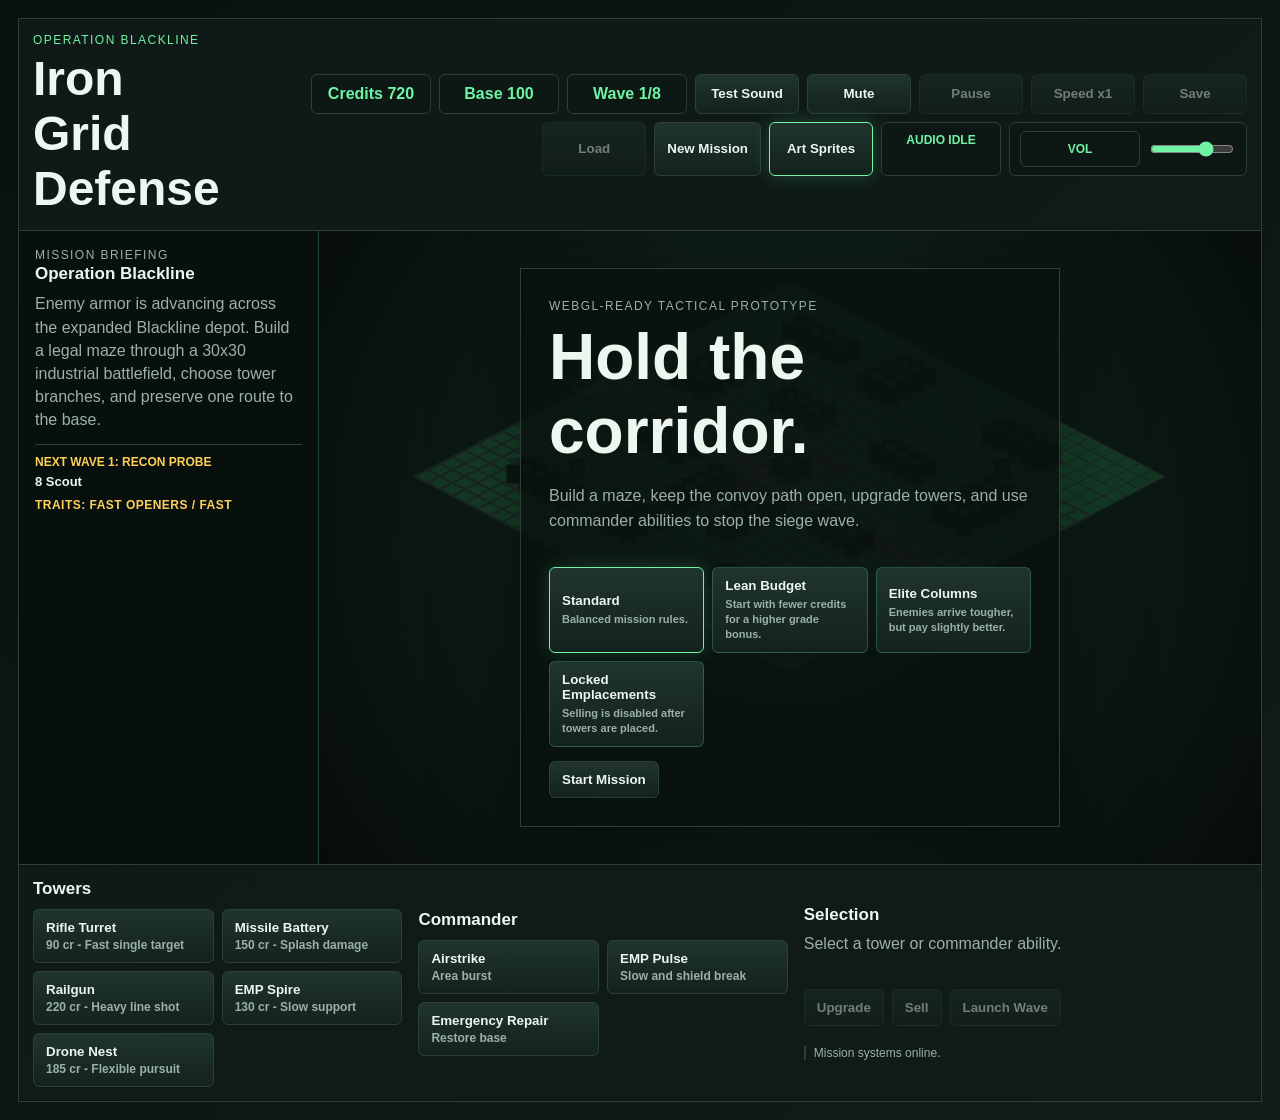
<file: docs/index.html>
<!doctype html>
<html lang="en">
<head>
  <meta charset="utf-8">
  <meta name="viewport" content="width=device-width, initial-scale=1">
  <title>Iron Grid Defense</title>
  <link rel="stylesheet" href="styles.css">
</head>
<body>
  <main class="shell">
    <section class="command-bar">
      <div>
        <p class="eyebrow">Operation Blackline</p>
        <h1>Iron Grid Defense</h1>
      </div>
      <div class="status-row">
        <span id="credits">Credits 0</span>
        <span id="base">Base 100</span>
        <span id="wave">Wave 0/0</span>
        <button id="soundToggle" class="sound-toggle">Test Sound</button>
        <button id="muteToggle" class="sound-toggle">Mute</button>
        <button id="pauseToggle" class="sound-toggle">Pause</button>
        <button id="speedToggle" class="sound-toggle">Speed x1</button>
        <button id="saveGame" class="sound-toggle">Save</button>
        <button id="loadGame" class="sound-toggle">Load</button>
        <button id="resetGame" class="sound-toggle">New Mission</button>
        <button id="artTheme" class="sound-toggle">Art Sprites</button>
        <span id="audioStatus" class="audio-status">Audio idle</span>
        <label class="volume-control" for="volume">
          <span>Vol</span>
          <input id="volume" type="range" min="0" max="100" value="70">
        </label>
      </div>
    </section>

    <section class="battlefield-layout">
      <aside class="mission-panel">
        <p class="eyebrow">Mission Briefing</p>
        <h2 id="missionName">Operation Blackline</h2>
        <p id="missionBriefing">Build a maze and hold the corridor.</p>
        <div class="wave-preview">
          <span id="waveName">Wave preview unavailable</span>
          <strong id="waveComposition">No wave loaded</strong>
          <span id="waveTraits" class="wave-traits">No enemy traits loaded</span>
        </div>
      </aside>
      <div class="game-frame">
        <canvas id="game" width="1280" height="860" aria-label="Tower defense battlefield"></canvas>
        <div id="battleBanner" class="battle-banner" aria-live="polite"></div>
        <div id="pauseOverlay" class="pause-overlay hidden">
          <div>
            <p class="eyebrow">Paused</p>
            <h2>Orders held.</h2>
          </div>
        </div>
        <div id="overlay" class="overlay">
          <div class="overlay-panel">
            <p class="eyebrow">WebGL-ready tactical prototype</p>
            <h2 id="overlayTitle">Hold the corridor.</h2>
            <p id="overlayText">Build a maze, keep the convoy path open, upgrade towers, and use commander abilities to stop the siege wave.</p>
            <div id="resultStats" class="result-stats" aria-live="polite"></div>
            <div id="challengeModes" class="challenge-modes" aria-label="Challenge modes"></div>
            <button id="start">Start Mission</button>
          </div>
        </div>
      </div>
    </section>

    <section class="hud">
      <div>
        <h2>Towers</h2>
        <div id="towerButtons" class="button-grid"></div>
      </div>
      <div>
        <h2>Commander</h2>
        <div id="abilityButtons" class="button-grid"></div>
      </div>
      <div class="orders">
        <h2>Selection</h2>
        <p id="selection">Select a tower or commander ability.</p>
        <div id="towerDetails" class="tower-details" aria-live="polite"></div>
        <div class="order-buttons">
          <button id="upgrade" disabled>Upgrade</button>
          <button id="sell" disabled>Sell</button>
          <button id="nextWave">Launch Wave</button>
        </div>
        <div id="upgradeChoices" class="upgrade-choices"></div>
        <div id="combatLog" class="combat-log"></div>
      </div>
    </section>
    <section id="debugPanel" class="debug-panel" hidden>
      <button id="debugCredits">+500 Credits</button>
      <button id="debugWave">Skip Wave</button>
      <button id="debugSaveClear">Clear Save</button>
    </section>
  </main>
  <script type="module" src="game.js"></script>
</body>
</html>
</file>
<file: docs/styles.css>
:root {
  --bg: #09110f;
  --panel: #111b19;
  --panel-2: #172520;
  --line: #2a4037;
  --text: #edf6ef;
  --muted: #9bb1a6;
  --accent: #6ff3a4;
  --warn: #ffcf5a;
  --danger: #ff6f5f;
  --steel: #8fb0bb;
}

* {
  box-sizing: border-box;
}

html,
body {
  margin: 0;
  min-height: 100%;
  background:
    linear-gradient(140deg, rgba(9, 17, 15, 0.96), rgba(15, 28, 24, 0.94)),
    repeating-linear-gradient(90deg, rgba(111, 243, 164, 0.045) 0 1px, transparent 1px 72px);
  color: var(--text);
  font-family: "Trebuchet MS", "Segoe UI", sans-serif;
}

button {
  border: 1px solid var(--line);
  background: linear-gradient(180deg, #20342e, #13221e);
  color: var(--text);
  padding: 10px 12px;
  border-radius: 6px;
  font-weight: 700;
  cursor: pointer;
}

button:hover:not(:disabled),
button.active {
  border-color: var(--accent);
  box-shadow: 0 0 18px rgba(111, 243, 164, 0.2);
}

button:disabled {
  cursor: not-allowed;
  opacity: 0.45;
}

.shell {
  width: min(1760px, 100%);
  margin: 0 auto;
  padding: 18px;
}

.command-bar,
.hud {
  display: grid;
  grid-template-columns: 1fr auto;
  gap: 16px;
  align-items: center;
  border: 1px solid var(--line);
  background: rgba(17, 27, 25, 0.88);
  padding: 14px;
}

.command-bar {
  border-bottom: 0;
}

.hud {
  grid-template-columns: 1fr 1fr 1.2fr;
  border-top: 0;
}

.eyebrow {
  margin: 0 0 4px;
  color: var(--accent);
  text-transform: uppercase;
  letter-spacing: 0.12em;
  font-size: 12px;
}

h1,
h2 {
  margin: 0;
  letter-spacing: 0;
}

h1 {
  font-size: clamp(28px, 4vw, 48px);
}

h2 {
  font-size: 17px;
  margin-bottom: 10px;
}

.status-row {
  display: flex;
  flex-wrap: wrap;
  justify-content: flex-end;
  gap: 8px;
}

.status-row span {
  min-width: 120px;
  border: 1px solid var(--line);
  background: #0d1714;
  color: var(--accent);
  padding: 10px;
  text-align: center;
  border-radius: 6px;
  font-weight: 800;
}

.sound-toggle {
  min-width: 104px;
  text-align: center;
}

.volume-control {
  display: flex;
  align-items: center;
  gap: 8px;
  min-width: 150px;
  border: 1px solid var(--line);
  background: #0d1714;
  padding: 8px 10px;
  border-radius: 6px;
  color: var(--muted);
  font-size: 12px;
  font-weight: 800;
  text-transform: uppercase;
}

.volume-control input {
  width: 84px;
  accent-color: var(--accent);
}

.audio-status {
  min-width: 118px;
  border: 1px solid var(--line);
  background: #0d1714;
  color: var(--muted);
  padding: 10px;
  text-align: center;
  border-radius: 6px;
  font-size: 12px;
  font-weight: 800;
  text-transform: uppercase;
}

.audio-status.ready {
  color: var(--accent);
}

.audio-status.blocked {
  color: var(--danger);
}

.battlefield-layout {
  display: grid;
  grid-template-columns: 300px 1fr;
  border: 1px solid var(--line);
  background: rgba(7, 16, 14, 0.92);
}

.game-frame {
  position: relative;
  background: #07100e;
  min-width: 0;
  overflow: hidden;
}

.mission-panel {
  border-right: 1px solid rgba(111, 243, 164, 0.24);
  background: rgba(9, 17, 15, 0.86);
  padding: 16px;
}

.mission-panel p {
  margin: 0;
  color: var(--muted);
  line-height: 1.45;
}

.mission-panel h2 {
  margin-bottom: 8px;
}

.wave-preview {
  margin-top: 12px;
  border-top: 1px solid var(--line);
  padding-top: 10px;
}

.wave-preview span,
.wave-preview strong {
  display: block;
}

.wave-preview span {
  color: var(--warn);
  font-size: 12px;
  font-weight: 800;
  text-transform: uppercase;
}

.wave-preview strong {
  margin-top: 4px;
  color: var(--text);
  font-size: 13px;
  line-height: 1.35;
}

.wave-traits {
  margin-top: 8px;
  color: var(--steel);
  font-size: 12px;
  font-weight: 700;
  text-transform: uppercase;
  letter-spacing: 0.04em;
}

canvas {
  display: block;
  width: 100%;
  height: auto;
  aspect-ratio: 1280 / 860;
}

.overlay {
  position: absolute;
  inset: 0;
  display: grid;
  place-items: center;
  background: radial-gradient(circle at 50% 40%, rgba(19, 42, 35, 0.66), rgba(4, 8, 7, 0.9));
}

.overlay.hidden {
  display: none;
}

.pause-overlay {
  position: absolute;
  inset: 0;
  display: grid;
  place-items: center;
  background: rgba(5, 9, 8, 0.54);
  pointer-events: none;
  backdrop-filter: blur(2px);
}

.pause-overlay.hidden {
  display: none;
}

.pause-overlay div {
  border: 1px solid var(--line);
  background: rgba(9, 17, 15, 0.88);
  padding: 18px 22px;
  text-align: center;
}

.pause-overlay h2 {
  margin: 0;
  font-size: 24px;
}

.battle-banner {
  position: absolute;
  top: 18px;
  left: 50%;
  min-width: min(420px, calc(100% - 36px));
  transform: translateX(-50%);
  border: 1px solid rgba(111, 243, 164, 0.3);
  background: rgba(9, 17, 15, 0.86);
  color: var(--text);
  padding: 10px 14px;
  text-align: center;
  font-weight: 800;
  text-transform: uppercase;
  letter-spacing: 0.08em;
  opacity: 0;
  pointer-events: none;
  transition: opacity 140ms ease, transform 140ms ease;
}

.battle-banner.visible {
  opacity: 1;
  transform: translate(-50%, 0);
}

.overlay-panel {
  max-width: 540px;
  padding: 28px;
  border: 1px solid var(--line);
  background: rgba(9, 17, 15, 0.86);
  box-shadow: 0 22px 80px rgba(0, 0, 0, 0.42);
}

.overlay-panel h2 {
  font-size: clamp(34px, 5vw, 72px);
  margin-bottom: 12px;
}

.overlay-panel p {
  color: var(--muted);
  line-height: 1.55;
}

.result-stats {
  display: grid;
  grid-template-columns: repeat(2, minmax(0, 1fr));
  gap: 8px;
  margin: 18px 0 14px;
}

.result-stat {
  border: 1px solid var(--line);
  background: rgba(13, 23, 20, 0.85);
  padding: 10px 12px;
}

.result-stat strong {
  display: block;
  color: var(--accent);
  font-size: 18px;
  margin-bottom: 2px;
}

.result-stat span {
  color: var(--muted);
  font-size: 11px;
  text-transform: uppercase;
  letter-spacing: 0.08em;
}

.challenge-modes {
  display: grid;
  grid-template-columns: repeat(auto-fit, minmax(138px, 1fr));
  gap: 8px;
  margin: 16px 0 14px;
}

.challenge-button {
  text-align: left;
  border-color: rgba(111, 243, 164, 0.22);
  min-height: 76px;
}

.challenge-button strong,
.challenge-button span {
  display: block;
}

.challenge-button span {
  margin-top: 4px;
  color: var(--muted);
  font-size: 11px;
  line-height: 1.35;
}

.challenge-button.active {
  border-color: var(--accent);
  box-shadow: 0 0 18px rgba(111, 243, 164, 0.18);
}

.button-grid {
  display: grid;
  grid-template-columns: repeat(auto-fit, minmax(132px, 1fr));
  gap: 8px;
}

.tower-button,
.ability-button {
  text-align: left;
}

.tower-button span,
.ability-button span {
  display: block;
  color: var(--muted);
  font-size: 12px;
  margin-top: 3px;
}

.orders p {
  min-height: 44px;
  margin: 0 0 10px;
  color: var(--muted);
}

.tower-details {
  min-height: 0;
  margin-bottom: 10px;
}

.tower-detail-header {
  display: flex;
  justify-content: space-between;
  gap: 10px;
  border: 1px solid var(--line);
  background: rgba(13, 23, 20, 0.82);
  padding: 9px 10px;
}

.tower-detail-header strong,
.tower-detail-header span {
  overflow-wrap: anywhere;
}

.tower-detail-header span {
  color: var(--accent);
  font-size: 12px;
  font-weight: 800;
  text-transform: uppercase;
}

.tower-stat-grid {
  display: grid;
  grid-template-columns: repeat(3, minmax(0, 1fr));
  gap: 6px;
  margin-top: 6px;
}

.tower-stat-grid span {
  border: 1px solid rgba(42, 64, 55, 0.82);
  background: rgba(7, 16, 14, 0.7);
  color: var(--muted);
  padding: 7px;
  font-size: 11px;
  text-transform: uppercase;
}

.tower-stat-grid b {
  display: block;
  color: var(--text);
  font-size: 13px;
  margin-bottom: 2px;
}

.tower-details p {
  min-height: 0;
  margin: 6px 0 0;
  border-left: 2px solid var(--accent);
  padding-left: 8px;
  font-size: 12px;
}

.tower-details .tower-role {
  color: var(--steel);
  text-transform: uppercase;
  font-weight: 800;
  letter-spacing: 0.04em;
}

.order-buttons {
  display: flex;
  flex-wrap: wrap;
  gap: 8px;
}

.upgrade-choices {
  display: grid;
  grid-template-columns: repeat(auto-fit, minmax(170px, 1fr));
  gap: 8px;
  margin-top: 10px;
}

.upgrade-choice {
  text-align: left;
  border-color: rgba(111, 243, 164, 0.28);
}

.upgrade-choice strong,
.upgrade-choice span {
  display: block;
}

.upgrade-choice span {
  margin-top: 4px;
  color: var(--muted);
  font-size: 12px;
  line-height: 1.35;
}

.upgrade-choice.active {
  border-color: var(--accent);
  box-shadow: 0 0 18px rgba(111, 243, 164, 0.16);
}

.combat-log {
  display: grid;
  gap: 5px;
  margin-top: 10px;
  color: var(--muted);
  font-size: 12px;
}

.combat-log span {
  border-left: 2px solid var(--line);
  padding-left: 8px;
}

.debug-panel {
  display: flex;
  flex-wrap: wrap;
  gap: 8px;
  border: 1px solid var(--warn);
  background: rgba(43, 41, 29, 0.76);
  padding: 10px;
}

.debug-panel[hidden] {
  display: none;
}

@media (max-width: 860px) {
  .command-bar,
  .hud {
    grid-template-columns: 1fr;
  }

  .battlefield-layout {
    grid-template-columns: 1fr;
  }

  .status-row {
    justify-content: flex-start;
  }

  .mission-panel {
    border-left: 0;
    border-right: 0;
    border-bottom: 1px solid rgba(111, 243, 164, 0.24);
  }

  .result-stats {
    grid-template-columns: 1fr;
  }

  .tower-stat-grid {
    grid-template-columns: repeat(2, minmax(0, 1fr));
  }
}
</file>
